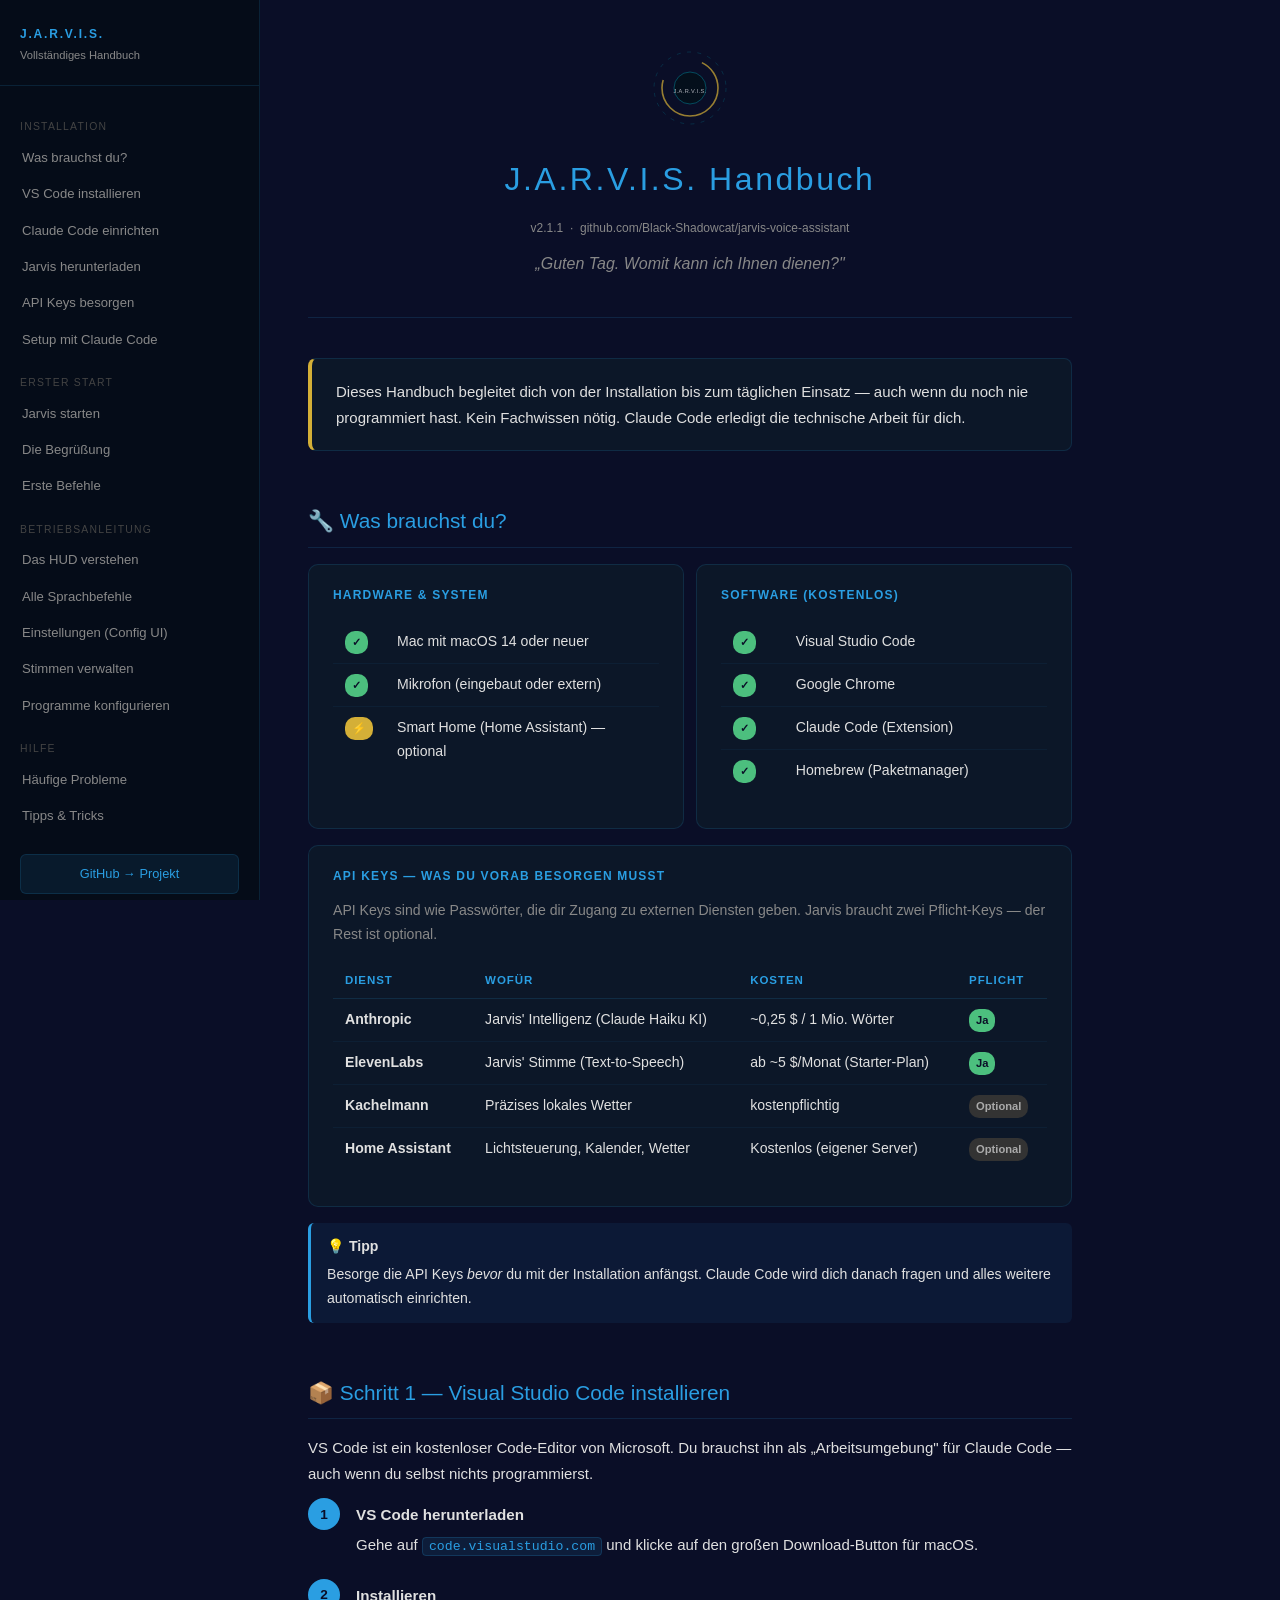
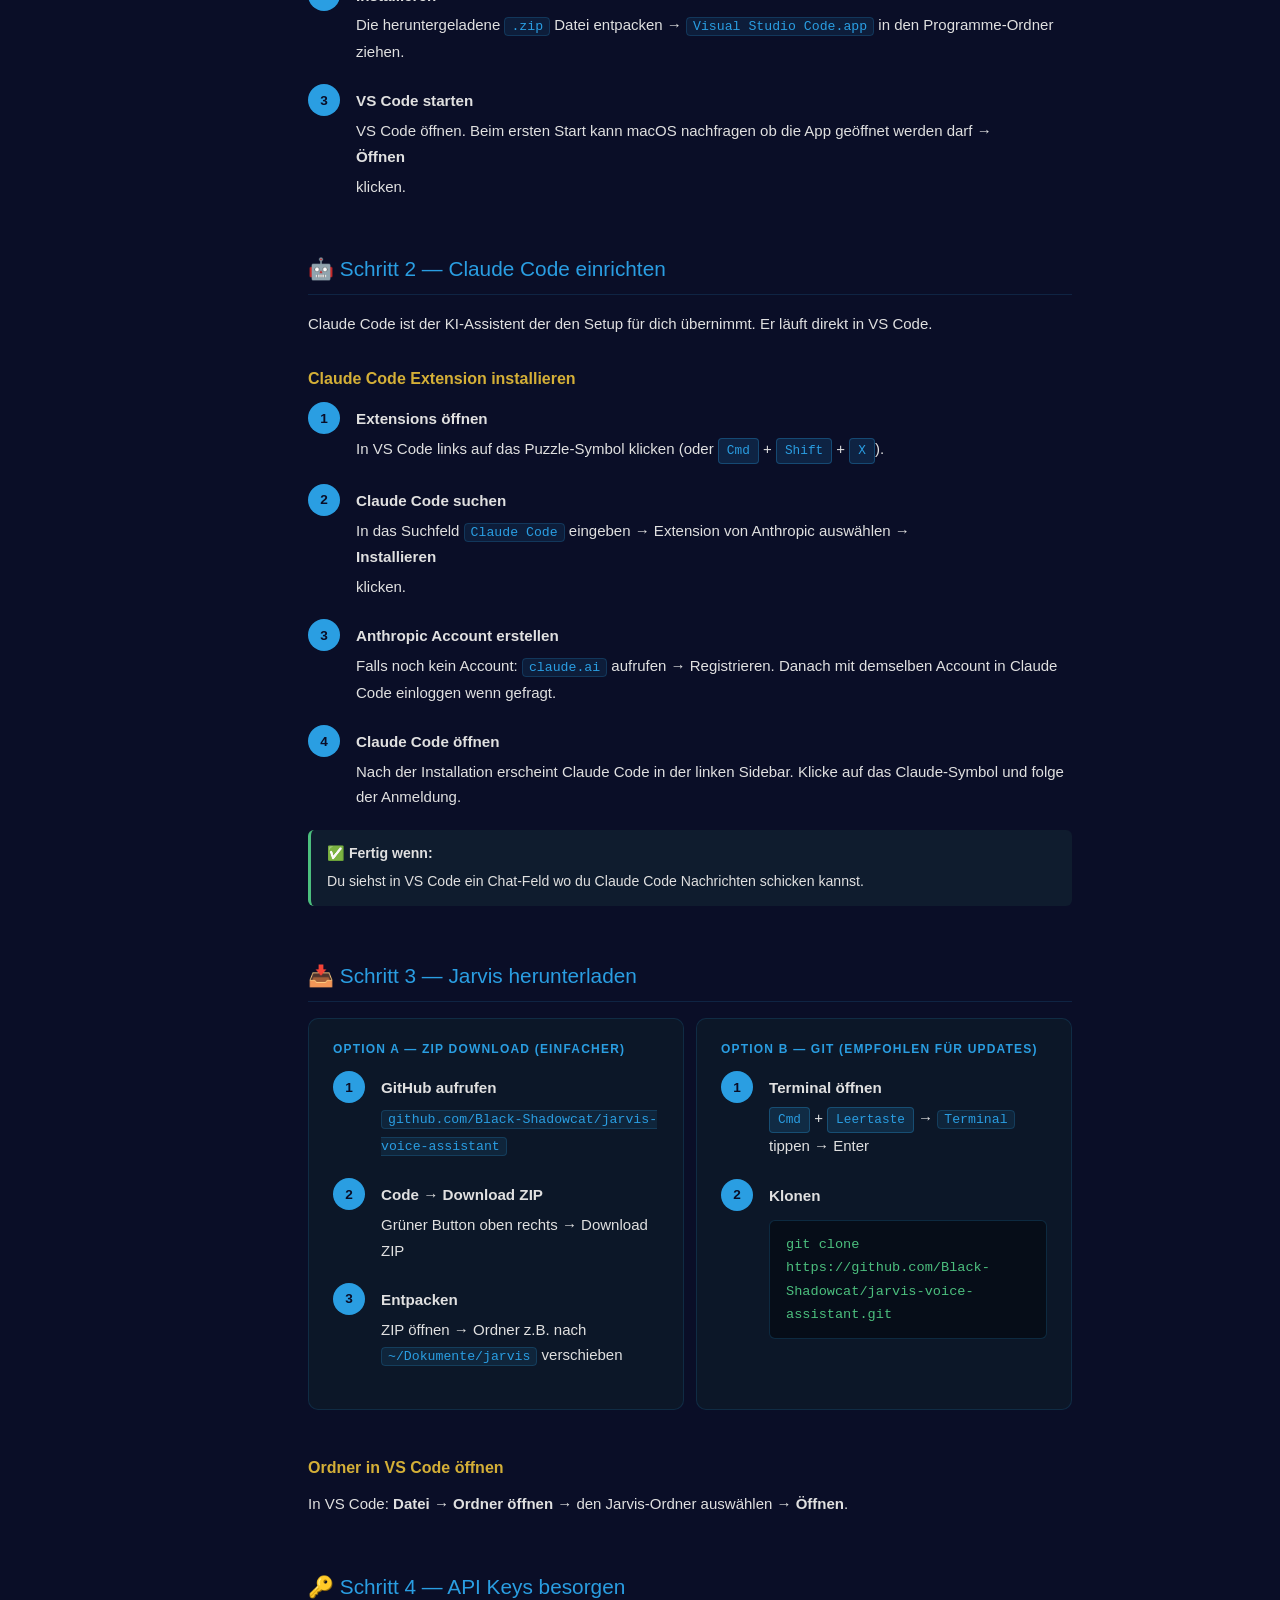
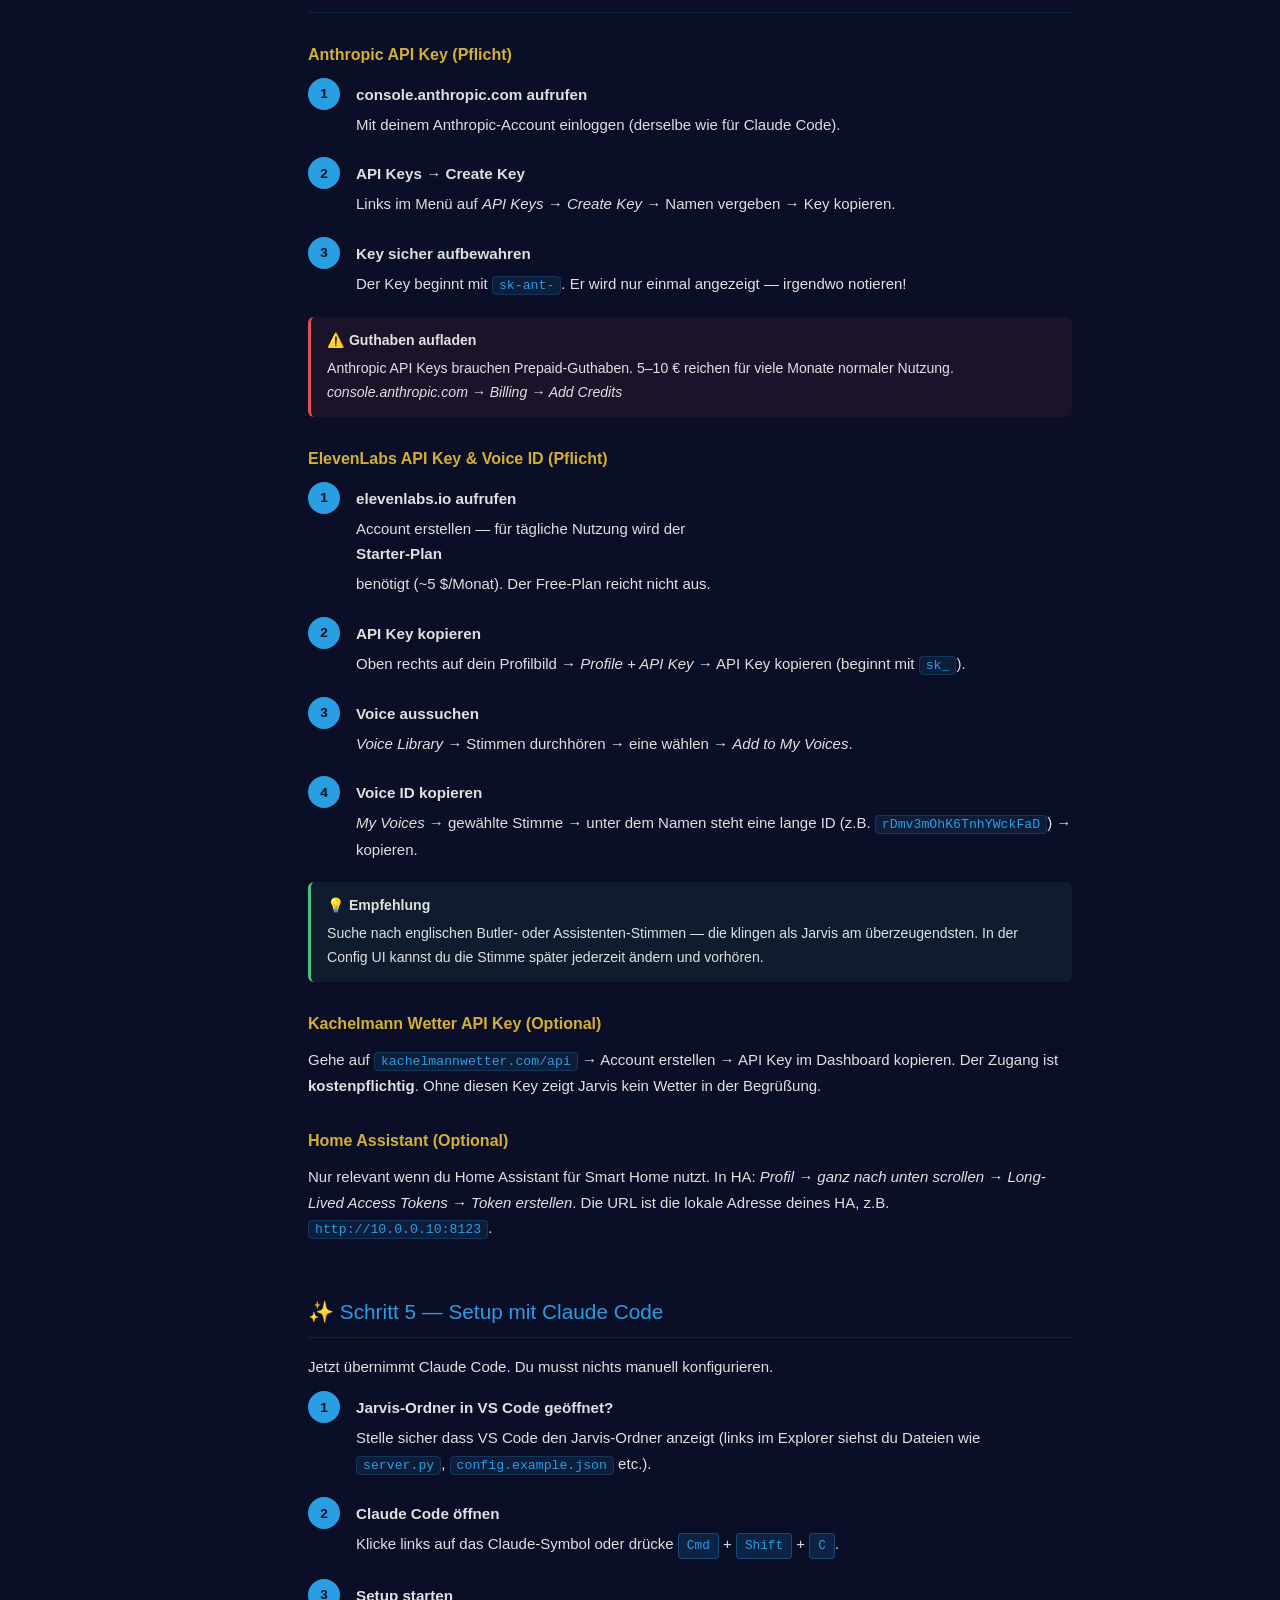
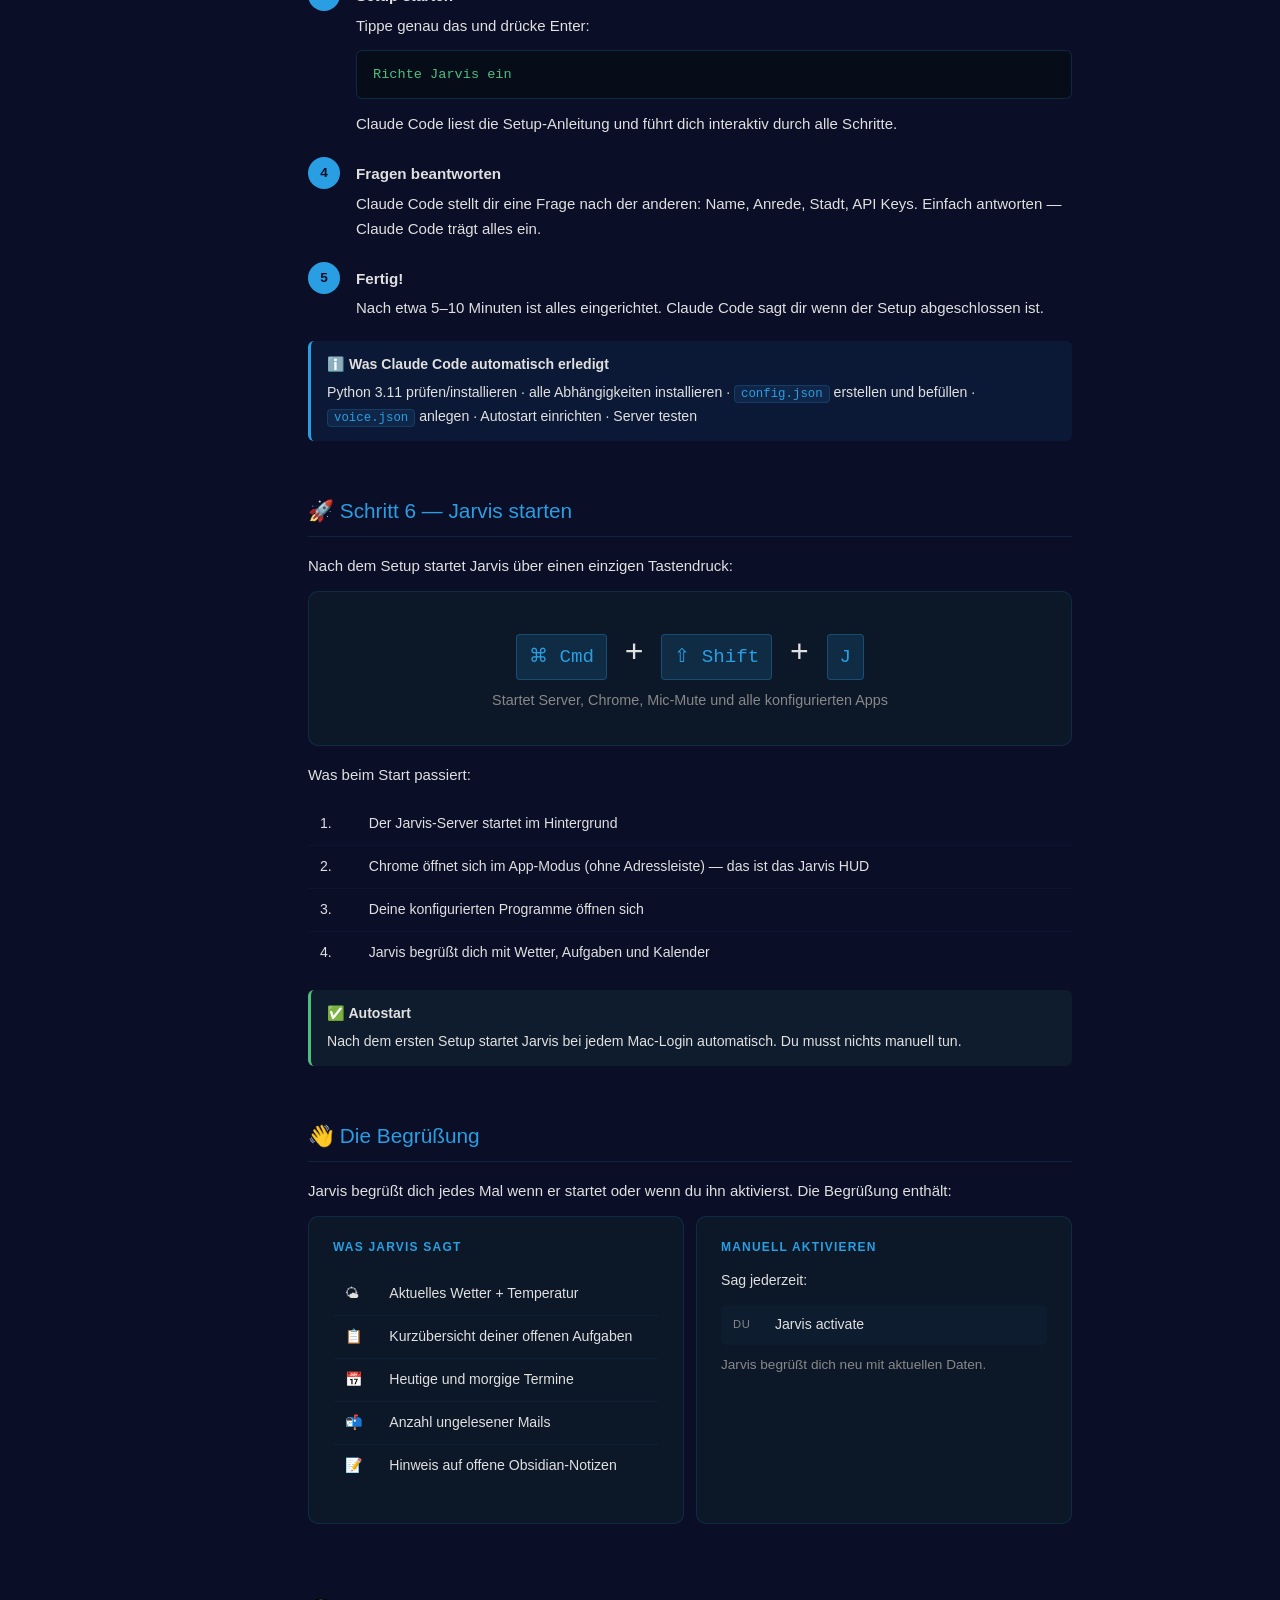
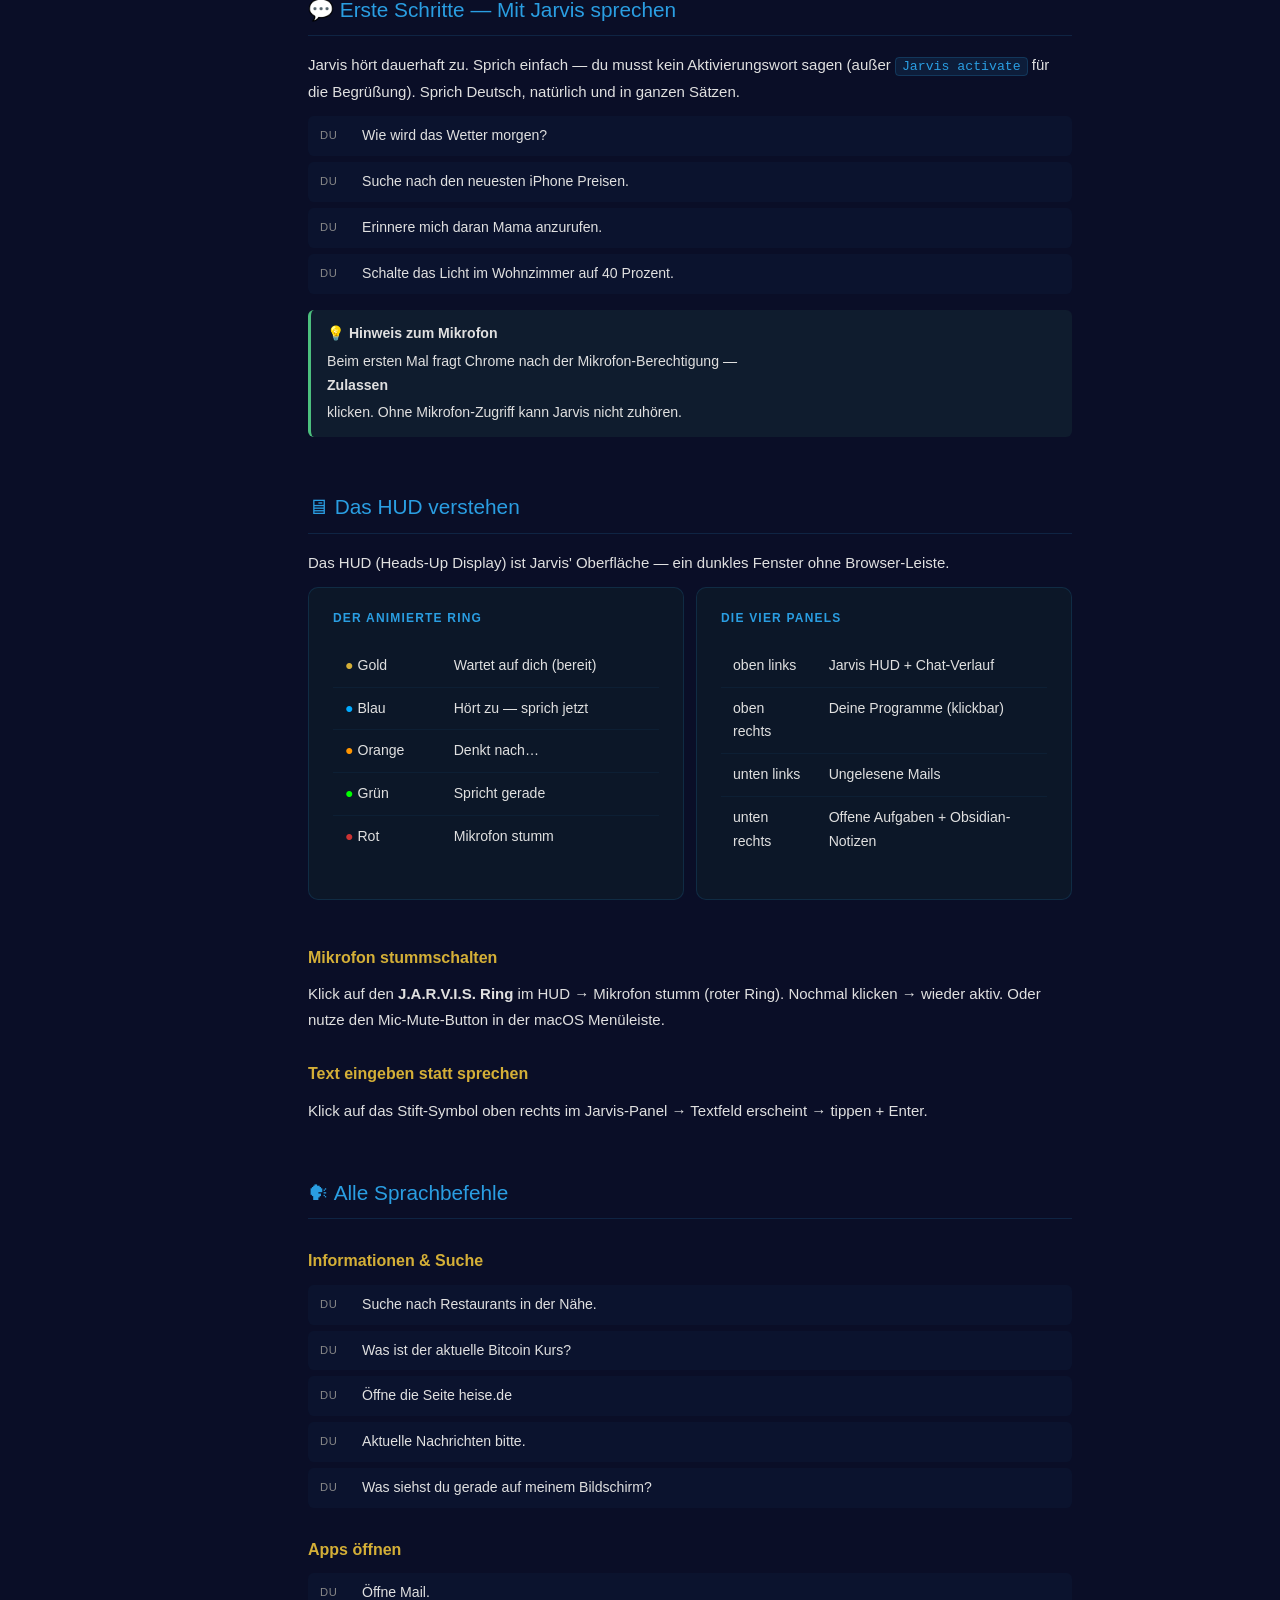
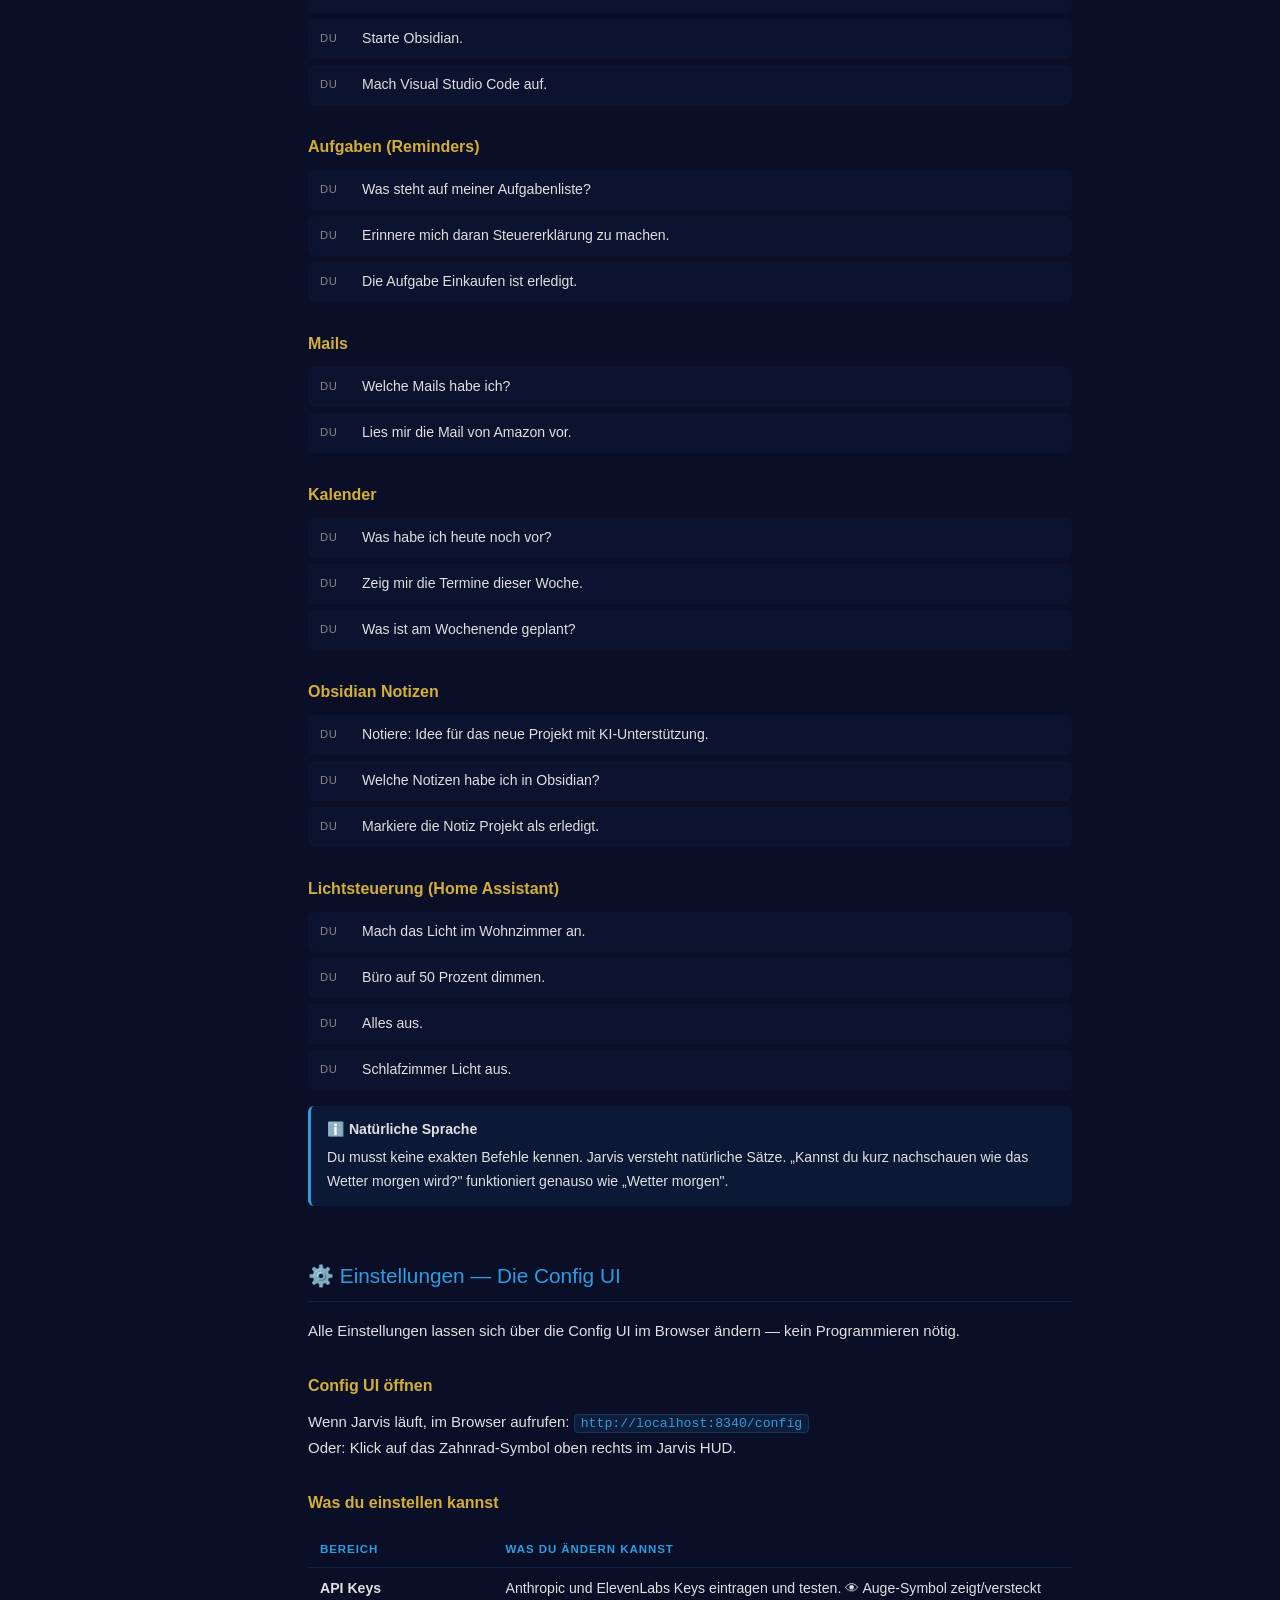
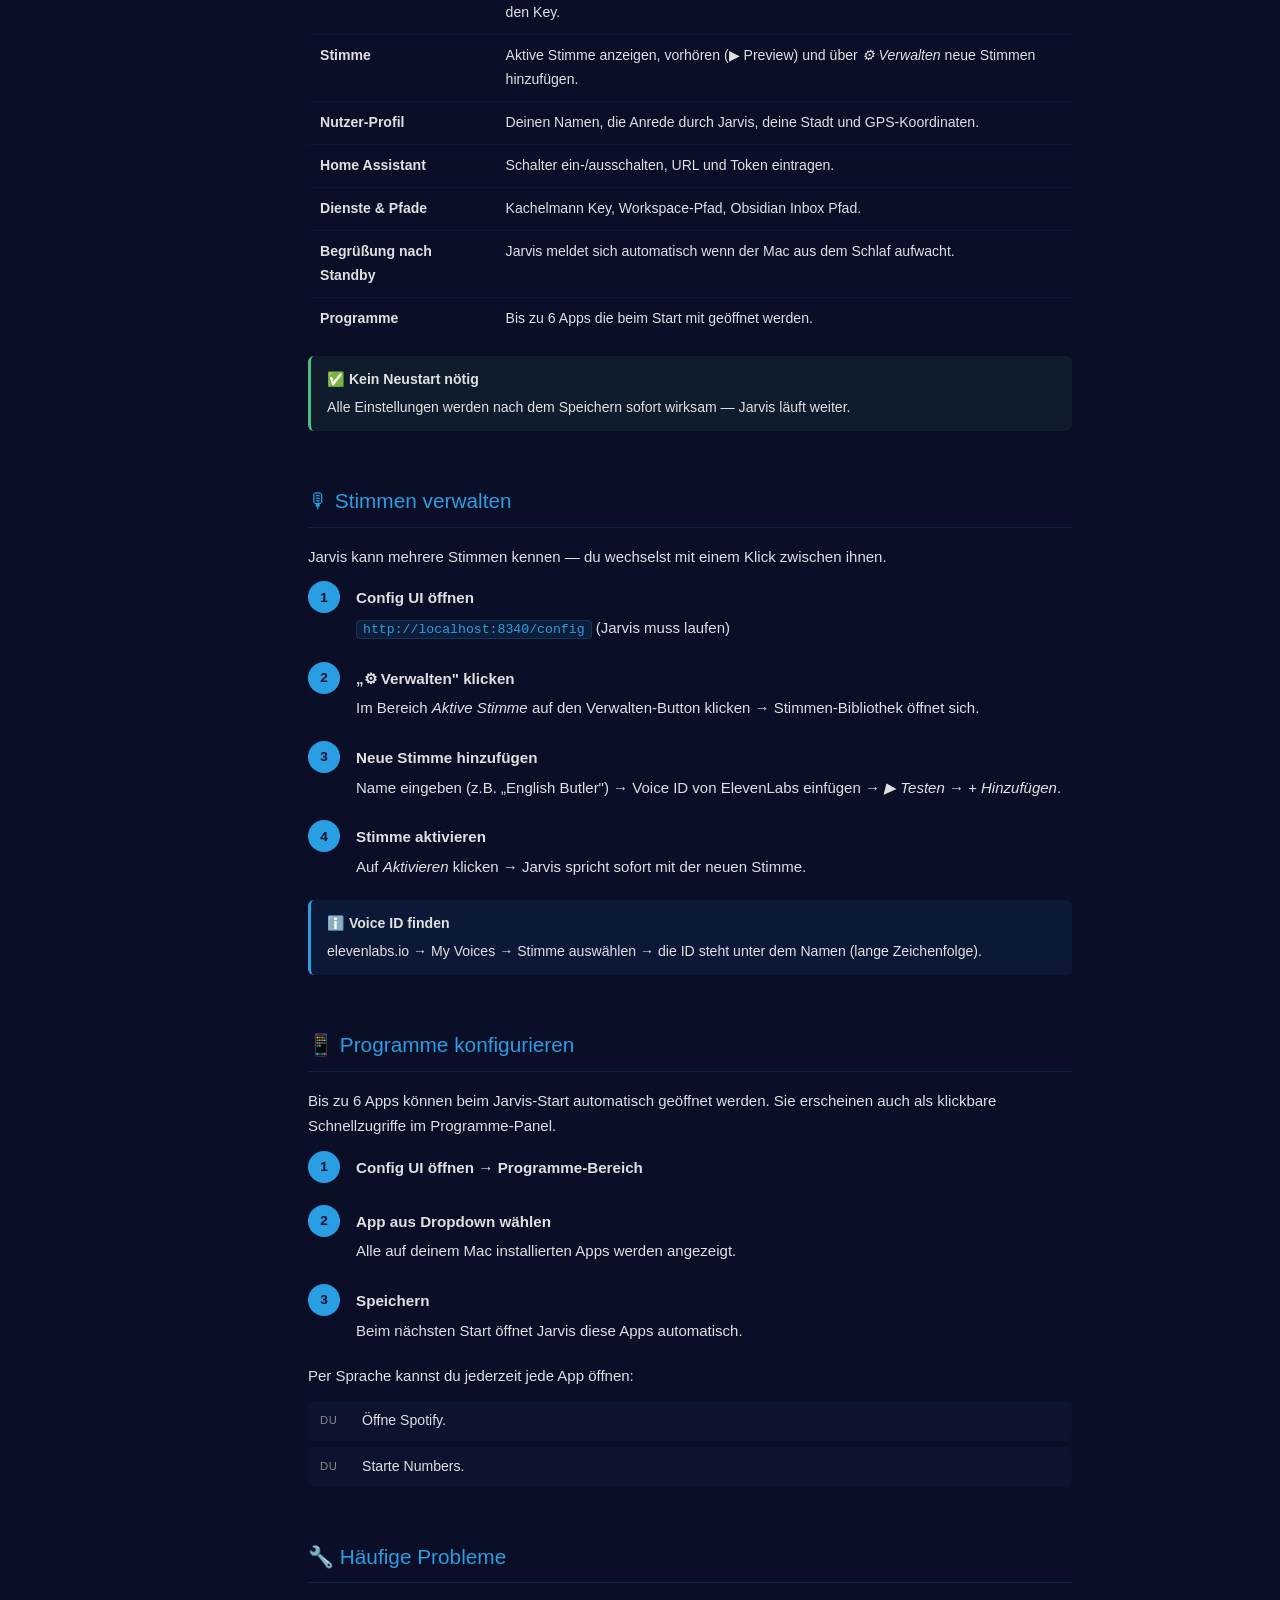
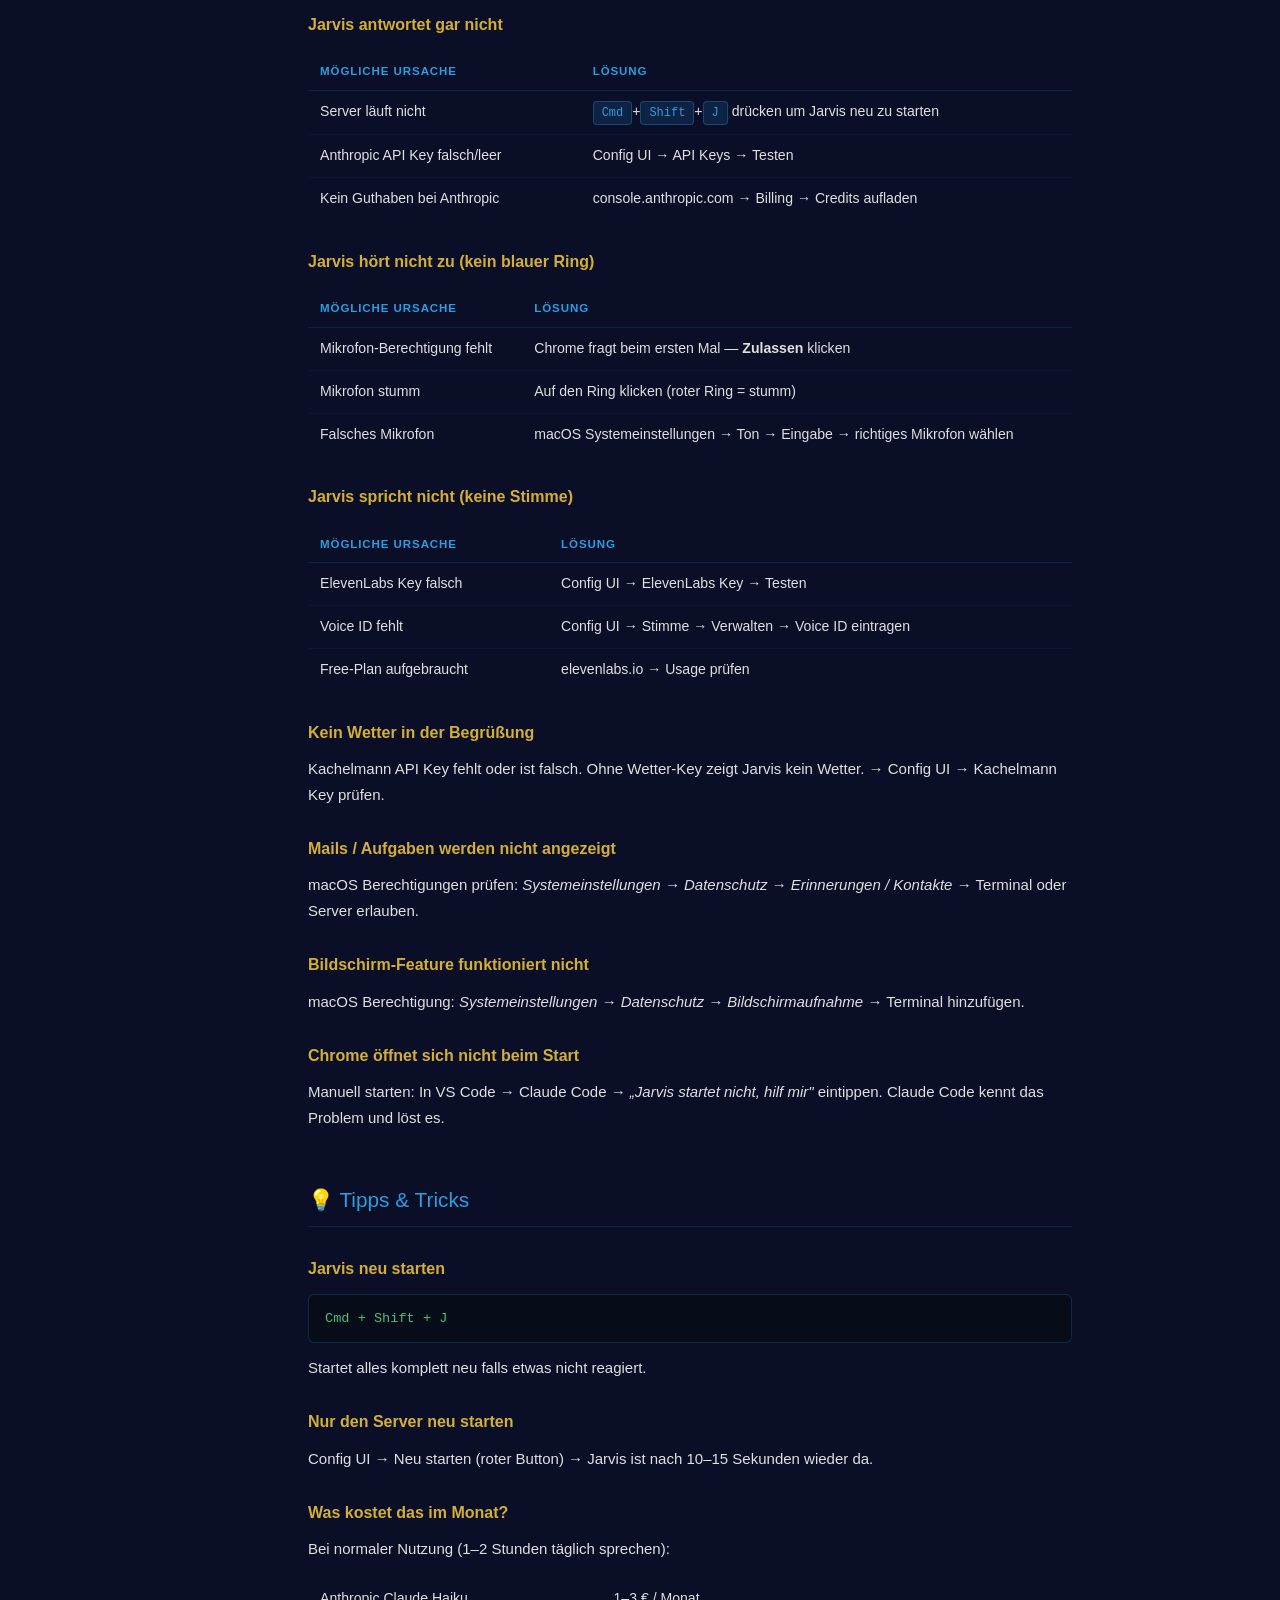
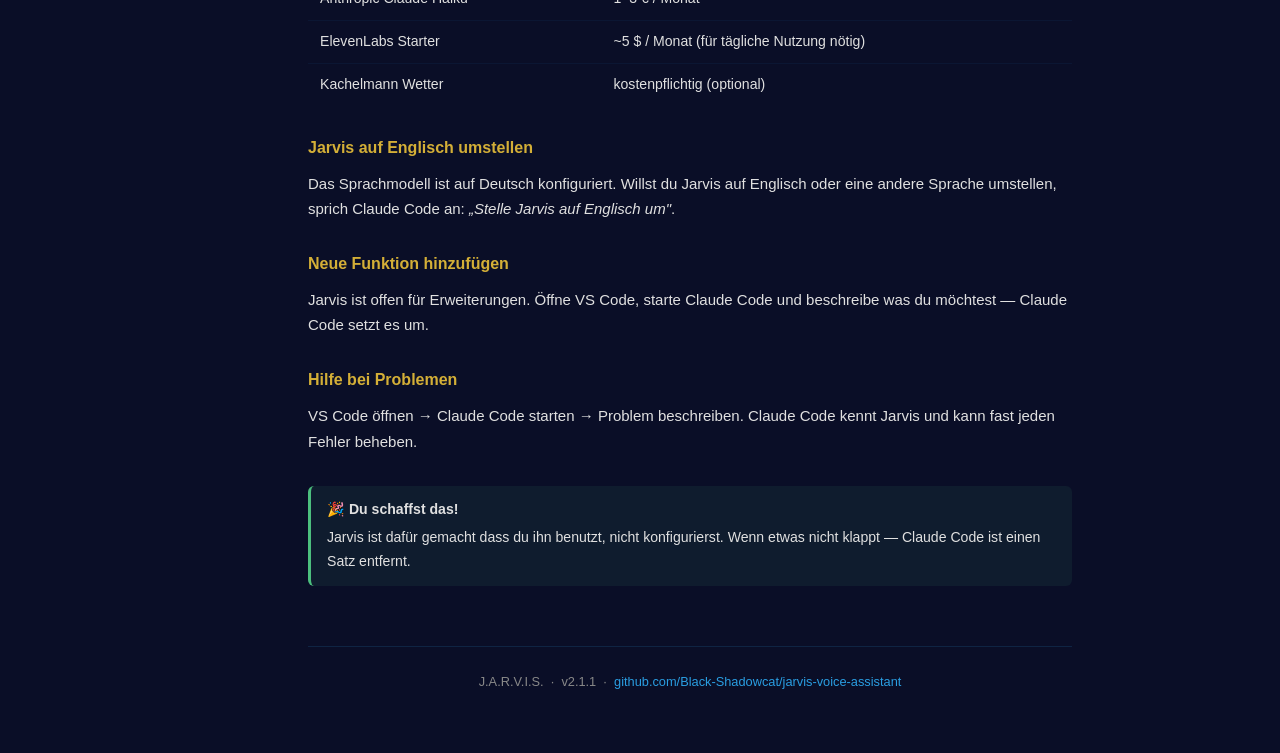
<file: JARVIS_Handbuch.html>
<!DOCTYPE html>
<html lang="de">
<head>
<meta charset="UTF-8">
<meta name="viewport" content="width=device-width, initial-scale=1.0">
<title>J.A.R.V.I.S. — Handbuch v2.1</title>
<style>
* { margin:0; padding:0; box-sizing:border-box; }

:root {
    --bg:       #0a0e27;
    --bg2:      rgba(13,27,42,0.8);
    --blue:     #2a9ee2;
    --green:    #4cbf7e;
    --gold:     #d4af37;
    --red:      #e05252;
    --text:     #e0e0e0;
    --muted:    #888;
    --border:   rgba(42,158,226,0.15);
}

html { scroll-behavior: smooth; }

body {
    background: var(--bg);
    color: var(--text);
    font-family: -apple-system, BlinkMacSystemFont, "Segoe UI", sans-serif;
    font-size: 15px;
    line-height: 1.7;
}

/* ── Layout ── */
.layout { display: flex; min-height: 100vh; }

/* ── Sidebar ── */
.sidebar {
    width: 260px;
    flex-shrink: 0;
    background: rgba(6,13,24,0.95);
    border-right: 1px solid var(--border);
    position: fixed;
    top: 0; left: 0; bottom: 0;
    overflow-y: auto;
    padding: 24px 0;
}

.sidebar-logo {
    padding: 0 20px 20px;
    border-bottom: 1px solid var(--border);
    margin-bottom: 16px;
}
.sidebar-logo .title {
    font-size: 0.75rem;
    letter-spacing: .15em;
    color: var(--blue);
    text-transform: uppercase;
    font-weight: 600;
}
.sidebar-logo .sub {
    font-size: 0.7rem;
    color: var(--muted);
    margin-top: 2px;
}

.sidebar nav a {
    display: block;
    padding: 7px 20px;
    font-size: 0.82rem;
    color: var(--muted);
    text-decoration: none;
    border-left: 2px solid transparent;
    transition: all 0.15s;
}
.sidebar nav a:hover {
    color: var(--text);
    border-left-color: var(--blue);
    background: rgba(42,158,226,0.05);
}
.sidebar nav .section-header {
    padding: 16px 20px 4px;
    font-size: 0.65rem;
    letter-spacing: .12em;
    color: #444;
    text-transform: uppercase;
}

.sidebar-github {
    display: block;
    margin: 20px;
    padding: 8px 12px;
    background: rgba(42,158,226,0.1);
    border: 1px solid var(--border);
    border-radius: 6px;
    color: var(--blue);
    text-decoration: none;
    font-size: 0.8rem;
    text-align: center;
    transition: background 0.2s;
}
.sidebar-github:hover { background: rgba(42,158,226,0.2); }

/* ── Content ── */
.content {
    margin-left: 260px;
    flex: 1;
    max-width: 860px;
    padding: 48px 48px 80px;
}

/* ── Headings ── */
h1 {
    font-size: 2rem;
    font-weight: 300;
    letter-spacing: .08em;
    color: var(--blue);
    margin-bottom: 12px;
}
h2 {
    font-size: 1.3rem;
    font-weight: 500;
    color: var(--blue);
    margin: 52px 0 16px;
    padding-bottom: 8px;
    border-bottom: 1px solid var(--border);
    scroll-margin-top: 24px;
}
h3 {
    font-size: 1rem;
    font-weight: 600;
    color: var(--gold);
    margin: 28px 0 10px;
    scroll-margin-top: 24px;
}
h4 {
    font-size: 0.9rem;
    font-weight: 600;
    color: var(--green);
    margin: 20px 0 8px;
}

p { margin-bottom: 12px; color: var(--text); }
p:last-child { margin-bottom: 0; }

/* ── Intro block ── */
.intro {
    background: var(--bg2);
    border: 1px solid var(--border);
    border-left: 4px solid var(--gold);
    border-radius: 8px;
    padding: 20px 24px;
    margin-bottom: 32px;
}
.intro p { margin: 0; }

/* ── Cards ── */
.card {
    background: var(--bg2);
    border: 1px solid var(--border);
    border-radius: 10px;
    padding: 20px 24px;
    margin-bottom: 16px;
}
.card-title {
    font-size: 0.75rem;
    letter-spacing: .1em;
    text-transform: uppercase;
    color: var(--blue);
    margin-bottom: 12px;
    font-weight: 600;
}

/* ── Steps ── */
.steps { counter-reset: step; }
.step {
    display: flex;
    gap: 16px;
    margin-bottom: 20px;
    align-items: flex-start;
}
.step-num {
    counter-increment: step;
    flex-shrink: 0;
    width: 32px;
    height: 32px;
    background: var(--blue);
    color: #0a0e27;
    border-radius: 50%;
    display: flex;
    align-items: center;
    justify-content: center;
    font-weight: 700;
    font-size: 0.85rem;
}
.step-num::before { content: counter(step); }
.step-body { flex: 1; padding-top: 4px; }
.step-body strong { display: block; margin-bottom: 4px; font-size: 0.95rem; }

/* ── Tips / Warnings ── */
.tip, .warning, .info {
    border-radius: 6px;
    padding: 12px 16px;
    margin: 16px 0;
    font-size: 0.88rem;
}
.tip    { background: rgba(76,191,126,0.08);  border-left: 3px solid var(--green); }
.warning{ background: rgba(224,82,82,0.08);   border-left: 3px solid var(--red);   }
.info   { background: rgba(42,158,226,0.08);  border-left: 3px solid var(--blue);  }
.tip strong, .warning strong, .info strong { display: block; margin-bottom: 4px; }

/* ── Code ── */
code {
    background: rgba(42,158,226,0.1);
    border: 1px solid rgba(42,158,226,0.2);
    color: var(--blue);
    padding: 1px 6px;
    border-radius: 4px;
    font-family: monospace;
    font-size: 0.88em;
}
.cmd {
    display: block;
    background: #060d18;
    border: 1px solid rgba(42,158,226,0.2);
    border-radius: 6px;
    padding: 12px 16px;
    font-family: monospace;
    font-size: 0.85rem;
    color: #4cbf7e;
    margin: 12px 0;
    user-select: all;
}

/* ── Tables ── */
table {
    width: 100%;
    border-collapse: collapse;
    margin: 16px 0;
    font-size: 0.88rem;
}
th {
    text-align: left;
    padding: 8px 12px;
    font-size: 0.72rem;
    letter-spacing: .08em;
    text-transform: uppercase;
    color: var(--blue);
    border-bottom: 1px solid var(--border);
}
td {
    padding: 9px 12px;
    border-bottom: 1px solid rgba(42,158,226,0.06);
    vertical-align: top;
}
tr:last-child td { border-bottom: none; }
tr:hover td { background: rgba(42,158,226,0.03); }

/* ── Key badges ── */
.key {
    display: inline-block;
    background: rgba(42,158,226,0.15);
    border: 1px solid rgba(42,158,226,0.3);
    border-radius: 4px;
    padding: 1px 8px;
    font-family: monospace;
    font-size: 0.85em;
    color: var(--blue);
}
.key-combo { white-space: nowrap; }

/* ── Command examples ── */
.say-example {
    display: flex;
    align-items: flex-start;
    gap: 12px;
    padding: 8px 12px;
    background: rgba(42,158,226,0.04);
    border-radius: 6px;
    margin: 6px 0;
    font-size: 0.88rem;
}
.say-label {
    flex-shrink: 0;
    font-size: 0.7rem;
    letter-spacing: .06em;
    text-transform: uppercase;
    margin-top: 2px;
    color: var(--muted);
    width: 30px;
}
.say-text { color: var(--text); }

/* ── Grid ── */
.grid-2 { display: grid; grid-template-columns: 1fr 1fr; gap: 12px; }
@media (max-width: 700px) { .grid-2 { grid-template-columns: 1fr; } }

/* ── Badge ── */
.badge {
    display: inline-block;
    padding: 2px 7px;
    border-radius: 10px;
    font-size: 0.7rem;
    font-weight: 700;
}
.badge-green { background: var(--green); color: #0a0e27; }
.badge-blue  { background: var(--blue);  color: #0a0e27; }
.badge-gold  { background: var(--gold);  color: #0a0e27; }
.badge-muted { background: #333; color: #aaa; }

/* ── Hero ── */
.hero {
    text-align: center;
    padding: 0 0 40px;
    border-bottom: 1px solid var(--border);
    margin-bottom: 40px;
}
.hero .version { font-size: 0.75rem; color: var(--muted); margin-top: 4px; }
.hero .tagline { font-size: 1rem; color: var(--muted); margin-top: 12px; font-style: italic; }

/* ── Ring decoration ── */
.hud-mini {
    width: 80px;
    height: 80px;
    margin: 0 auto 16px;
    opacity: 0.7;
}

/* ── Scrollbar ── */
::-webkit-scrollbar { width: 4px; }
::-webkit-scrollbar-track { background: transparent; }
::-webkit-scrollbar-thumb { background: rgba(42,158,226,0.3); border-radius: 2px; }

/* ── Mobile ── */
@media (max-width: 768px) {
    .sidebar { display: none; }
    .content { margin-left: 0; padding: 24px 20px 60px; }
}

/* ══════════════════════════════════════════════════════
   PRINT STYLES  —  Datei → Drucken → Als PDF sichern
   ══════════════════════════════════════════════════════ */
@media print {
    :root {
        --bg:     #ffffff;
        --bg2:    #f5f7fa;
        --blue:   #1a6fa8;
        --green:  #2a8a50;
        --gold:   #8a6d1a;
        --red:    #aa2222;
        --text:   #1a1a1a;
        --muted:  #666666;
        --border: #d0d8e0;
    }

    * { -webkit-print-color-adjust: exact; print-color-adjust: exact; }

    body { background: #fff; font-size: 11pt; line-height: 1.5; }

    .sidebar { display: none !important; }

    .content {
        margin-left: 0 !important;
        padding: 0 !important;
        max-width: 100% !important;
    }

    .layout { display: block; }

    h1 { font-size: 22pt; page-break-after: avoid; }
    h2 { font-size: 14pt; page-break-after: avoid; margin-top: 28pt; }
    h3 { font-size: 11pt; page-break-after: avoid; }

    .hero { padding-bottom: 20pt; margin-bottom: 24pt; }
    .hud-mini { width: 60px; height: 60px; }

    .card, .intro, .tip, .warning, .info {
        break-inside: avoid;
        page-break-inside: avoid;
    }

    .grid-2 { grid-template-columns: 1fr 1fr; }

    .step { break-inside: avoid; }

    .say-example { break-inside: avoid; margin: 4px 0; }

    code {
        background: #eef4fa;
        border-color: #c0d4e8;
        color: var(--blue);
    }

    .cmd {
        background: #f0f0f0;
        color: #1a6a30;
        border-color: #ccc;
    }

    .key {
        background: #e8f0f8;
        border-color: #c0d0e0;
    }

    .badge-green { background: #2a8a50; }
    .badge-blue  { background: #1a6fa8; }
    .badge-gold  { background: #8a6d1a; }
    .badge-muted { background: #888; }

    table { font-size: 10pt; }

    a { color: var(--blue); text-decoration: none; }
    a[href]:after { content: " (" attr(href) ")"; font-size: 8pt; color: var(--muted); }
    /* Suppress the printed URL for anchor links and localhost links */
    a[href^="#"]:after,
    a[href^="http://localhost"]:after { content: ""; }

    .print-hide { display: none !important; }

    /* Page breaks before major sections */
    h2 { page-break-before: auto; }
    #starten, #hud, #alle-befehle, #troubleshooting { page-break-before: always; }

    /* Footer */
    .print-footer {
        display: block !important;
        margin-top: 40pt;
        padding-top: 12pt;
        border-top: 1px solid var(--border);
        font-size: 8pt;
        color: var(--muted);
        text-align: center;
    }
}

/* Hide print-only elements on screen */
.print-footer { display: none; }
</style>
</head>
<body>

<div class="layout">

<!-- ── Sidebar ── -->
<aside class="sidebar">
    <div class="sidebar-logo">
        <div class="title">J.A.R.V.I.S.</div>
        <div class="sub">Vollständiges Handbuch</div>
    </div>
    <nav>
        <div class="section-header">Installation</div>
        <a href="#was-brauchst-du">Was brauchst du?</a>
        <a href="#vscode">VS Code installieren</a>
        <a href="#claude-code">Claude Code einrichten</a>
        <a href="#jarvis-laden">Jarvis herunterladen</a>
        <a href="#api-keys">API Keys besorgen</a>
        <a href="#setup">Setup mit Claude Code</a>

        <div class="section-header">Erster Start</div>
        <a href="#starten">Jarvis starten</a>
        <a href="#begruessung">Die Begrüßung</a>
        <a href="#sprechen">Erste Befehle</a>

        <div class="section-header">Betriebsanleitung</div>
        <a href="#hud">Das HUD verstehen</a>
        <a href="#alle-befehle">Alle Sprachbefehle</a>
        <a href="#config-ui">Einstellungen (Config UI)</a>
        <a href="#stimmen">Stimmen verwalten</a>
        <a href="#apps">Programme konfigurieren</a>

        <div class="section-header">Hilfe</div>
        <a href="#troubleshooting">Häufige Probleme</a>
        <a href="#tipps">Tipps & Tricks</a>
    </nav>
    <a href="https://github.com/Black-Shadowcat/jarvis-voice-assistant" class="sidebar-github" target="_blank">GitHub → Projekt</a>
</aside>

<!-- ── Content ── -->
<main class="content">

<!-- Hero -->
<div class="hero">
    <svg class="hud-mini" viewBox="0 0 100 100">
        <circle cx="50" cy="50" r="45" stroke="#00eaff" stroke-width="0.5" fill="none" stroke-dasharray="5 8" opacity="0.5"/>
        <circle cx="50" cy="50" r="35" stroke="#d4af37" stroke-width="2" fill="none" stroke-dasharray="120 60"/>
        <circle cx="50" cy="50" r="20" fill="#021017" stroke="#00eaff" stroke-width="0.5"/>
        <text x="50%" y="54%" dominant-baseline="middle" text-anchor="middle" fill="#ffffff" font-size="7" letter-spacing="0.5">J.A.R.V.I.S.</text>
    </svg>
    <h1>J.A.R.V.I.S. Handbuch</h1>
    <div class="version">v2.1.1 &nbsp;·&nbsp; github.com/Black-Shadowcat/jarvis-voice-assistant</div>
    <div class="tagline">„Guten Tag. Womit kann ich Ihnen dienen?"</div>
</div>

<div class="intro">
    <p>Dieses Handbuch begleitet dich von der Installation bis zum täglichen Einsatz — auch wenn du noch nie programmiert hast. Kein Fachwissen nötig. Claude Code erledigt die technische Arbeit für dich.</p>
</div>

<!-- ═══════════════════════════════════════════════ -->
<h2 id="was-brauchst-du">🔧 Was brauchst du?</h2>

<div class="grid-2">
    <div class="card">
        <div class="card-title">Hardware & System</div>
        <table>
            <tr><td><span class="badge badge-green">✓</span></td><td>Mac mit macOS 14 oder neuer</td></tr>
            <tr><td><span class="badge badge-green">✓</span></td><td>Mikrofon (eingebaut oder extern)</td></tr>
            <tr><td><span class="badge badge-gold">⚡</span></td><td>Smart Home (Home Assistant) — optional</td></tr>
        </table>
    </div>
    <div class="card">
        <div class="card-title">Software (kostenlos)</div>
        <table>
            <tr><td><span class="badge badge-green">✓</span></td><td>Visual Studio Code</td></tr>
            <tr><td><span class="badge badge-green">✓</span></td><td>Google Chrome</td></tr>
            <tr><td><span class="badge badge-green">✓</span></td><td>Claude Code (Extension)</td></tr>
            <tr><td><span class="badge badge-green">✓</span></td><td>Homebrew (Paketmanager)</td></tr>
        </table>
    </div>
</div>

<div class="card">
    <div class="card-title">API Keys — was du vorab besorgen musst</div>
    <p style="margin-bottom:12px; font-size:0.88rem; color:var(--muted);">API Keys sind wie Passwörter, die dir Zugang zu externen Diensten geben. Jarvis braucht zwei Pflicht-Keys — der Rest ist optional.</p>
    <table>
        <tr><th>Dienst</th><th>Wofür</th><th>Kosten</th><th>Pflicht</th></tr>
        <tr>
            <td><strong>Anthropic</strong></td>
            <td>Jarvis' Intelligenz (Claude Haiku KI)</td>
            <td>~0,25 $ / 1 Mio. Wörter</td>
            <td><span class="badge badge-green">Ja</span></td>
        </tr>
        <tr>
            <td><strong>ElevenLabs</strong></td>
            <td>Jarvis' Stimme (Text-to-Speech)</td>
            <td>ab ~5 $/Monat (Starter-Plan)</td>
            <td><span class="badge badge-green">Ja</span></td>
        </tr>
        <tr>
            <td><strong>Kachelmann</strong></td>
            <td>Präzises lokales Wetter</td>
            <td>kostenpflichtig</td>
            <td><span class="badge badge-muted">Optional</span></td>
        </tr>
        <tr>
            <td><strong>Home Assistant</strong></td>
            <td>Lichtsteuerung, Kalender, Wetter</td>
            <td>Kostenlos (eigener Server)</td>
            <td><span class="badge badge-muted">Optional</span></td>
        </tr>
    </table>
</div>

<div class="info">
    <strong>💡 Tipp</strong>
    Besorge die API Keys <em>bevor</em> du mit der Installation anfängst. Claude Code wird dich danach fragen und alles weitere automatisch einrichten.
</div>

<!-- ═══════════════════════════════════════════════ -->
<h2 id="vscode">📦 Schritt 1 — Visual Studio Code installieren</h2>

<p>VS Code ist ein kostenloser Code-Editor von Microsoft. Du brauchst ihn als „Arbeitsumgebung" für Claude Code — auch wenn du selbst nichts programmierst.</p>

<div class="steps">
    <div class="step">
        <div class="step-num"></div>
        <div class="step-body">
            <strong>VS Code herunterladen</strong>
            Gehe auf <code>code.visualstudio.com</code> und klicke auf den großen Download-Button für macOS.
        </div>
    </div>
    <div class="step">
        <div class="step-num"></div>
        <div class="step-body">
            <strong>Installieren</strong>
            Die heruntergeladene <code>.zip</code> Datei entpacken → <code>Visual Studio Code.app</code> in den Programme-Ordner ziehen.
        </div>
    </div>
    <div class="step">
        <div class="step-num"></div>
        <div class="step-body">
            <strong>VS Code starten</strong>
            VS Code öffnen. Beim ersten Start kann macOS nachfragen ob die App geöffnet werden darf → <strong>Öffnen</strong> klicken.
        </div>
    </div>
</div>

<!-- ═══════════════════════════════════════════════ -->
<h2 id="claude-code">🤖 Schritt 2 — Claude Code einrichten</h2>

<p>Claude Code ist der KI-Assistent der den Setup für dich übernimmt. Er läuft direkt in VS Code.</p>

<h3>Claude Code Extension installieren</h3>

<div class="steps">
    <div class="step">
        <div class="step-num"></div>
        <div class="step-body">
            <strong>Extensions öffnen</strong>
            In VS Code links auf das Puzzle-Symbol klicken (oder <span class="key-combo"><span class="key">Cmd</span> + <span class="key">Shift</span> + <span class="key">X</span></span>).
        </div>
    </div>
    <div class="step">
        <div class="step-num"></div>
        <div class="step-body">
            <strong>Claude Code suchen</strong>
            In das Suchfeld <code>Claude Code</code> eingeben → Extension von Anthropic auswählen → <strong>Installieren</strong> klicken.
        </div>
    </div>
    <div class="step">
        <div class="step-num"></div>
        <div class="step-body">
            <strong>Anthropic Account erstellen</strong>
            Falls noch kein Account: <code>claude.ai</code> aufrufen → Registrieren. Danach mit demselben Account in Claude Code einloggen wenn gefragt.
        </div>
    </div>
    <div class="step">
        <div class="step-num"></div>
        <div class="step-body">
            <strong>Claude Code öffnen</strong>
            Nach der Installation erscheint Claude Code in der linken Sidebar. Klicke auf das Claude-Symbol und folge der Anmeldung.
        </div>
    </div>
</div>

<div class="tip">
    <strong>✅ Fertig wenn:</strong>
    Du siehst in VS Code ein Chat-Feld wo du Claude Code Nachrichten schicken kannst.
</div>

<!-- ═══════════════════════════════════════════════ -->
<h2 id="jarvis-laden">📥 Schritt 3 — Jarvis herunterladen</h2>

<div class="grid-2">
    <div class="card">
        <div class="card-title">Option A — ZIP Download (einfacher)</div>
        <div class="steps">
            <div class="step">
                <div class="step-num"></div>
                <div class="step-body">
                    <strong>GitHub aufrufen</strong>
                    <code>github.com/Black-Shadowcat/jarvis-voice-assistant</code>
                </div>
            </div>
            <div class="step">
                <div class="step-num"></div>
                <div class="step-body">
                    <strong>Code → Download ZIP</strong>
                    Grüner Button oben rechts → Download ZIP
                </div>
            </div>
            <div class="step">
                <div class="step-num"></div>
                <div class="step-body">
                    <strong>Entpacken</strong>
                    ZIP öffnen → Ordner z.B. nach <code>~/Dokumente/jarvis</code> verschieben
                </div>
            </div>
        </div>
    </div>
    <div class="card">
        <div class="card-title">Option B — Git (empfohlen für Updates)</div>
        <div class="steps">
            <div class="step">
                <div class="step-num"></div>
                <div class="step-body">
                    <strong>Terminal öffnen</strong>
                    <span class="key-combo"><span class="key">Cmd</span> + <span class="key">Leertaste</span></span> → <code>Terminal</code> tippen → Enter
                </div>
            </div>
            <div class="step">
                <div class="step-num"></div>
                <div class="step-body">
                    <strong>Klonen</strong>
                    <div class="cmd">git clone https://github.com/Black-Shadowcat/jarvis-voice-assistant.git</div>
                </div>
            </div>
        </div>
    </div>
</div>

<h3>Ordner in VS Code öffnen</h3>
<p>In VS Code: <strong>Datei → Ordner öffnen</strong> → den Jarvis-Ordner auswählen → <strong>Öffnen</strong>.</p>

<!-- ═══════════════════════════════════════════════ -->
<h2 id="api-keys">🔑 Schritt 4 — API Keys besorgen</h2>

<h3>Anthropic API Key (Pflicht)</h3>

<div class="steps">
    <div class="step">
        <div class="step-num"></div>
        <div class="step-body">
            <strong>console.anthropic.com aufrufen</strong>
            Mit deinem Anthropic-Account einloggen (derselbe wie für Claude Code).
        </div>
    </div>
    <div class="step">
        <div class="step-num"></div>
        <div class="step-body">
            <strong>API Keys → Create Key</strong>
            Links im Menü auf <em>API Keys</em> → <em>Create Key</em> → Namen vergeben → Key kopieren.
        </div>
    </div>
    <div class="step">
        <div class="step-num"></div>
        <div class="step-body">
            <strong>Key sicher aufbewahren</strong>
            Der Key beginnt mit <code>sk-ant-</code>. Er wird nur einmal angezeigt — irgendwo notieren!
        </div>
    </div>
</div>

<div class="warning">
    <strong>⚠️ Guthaben aufladen</strong>
    Anthropic API Keys brauchen Prepaid-Guthaben. 5–10 € reichen für viele Monate normaler Nutzung. <em>console.anthropic.com → Billing → Add Credits</em>
</div>

<h3>ElevenLabs API Key &amp; Voice ID (Pflicht)</h3>

<div class="steps">
    <div class="step">
        <div class="step-num"></div>
        <div class="step-body">
            <strong>elevenlabs.io aufrufen</strong>
            Account erstellen — für tägliche Nutzung wird der <strong>Starter-Plan</strong> benötigt (~5 $/Monat). Der Free-Plan reicht nicht aus.
        </div>
    </div>
    <div class="step">
        <div class="step-num"></div>
        <div class="step-body">
            <strong>API Key kopieren</strong>
            Oben rechts auf dein Profilbild → <em>Profile + API Key</em> → API Key kopieren (beginnt mit <code>sk_</code>).
        </div>
    </div>
    <div class="step">
        <div class="step-num"></div>
        <div class="step-body">
            <strong>Voice aussuchen</strong>
            <em>Voice Library</em> → Stimmen durchhören → eine wählen → <em>Add to My Voices</em>.
        </div>
    </div>
    <div class="step">
        <div class="step-num"></div>
        <div class="step-body">
            <strong>Voice ID kopieren</strong>
            <em>My Voices</em> → gewählte Stimme → unter dem Namen steht eine lange ID (z.B. <code>rDmv3mOhK6TnhYWckFaD</code>) → kopieren.
        </div>
    </div>
</div>

<div class="tip">
    <strong>💡 Empfehlung</strong>
    Suche nach englischen Butler- oder Assistenten-Stimmen — die klingen als Jarvis am überzeugendsten. In der Config UI kannst du die Stimme später jederzeit ändern und vorhören.
</div>

<h3>Kachelmann Wetter API Key (Optional)</h3>
<p>Gehe auf <code>kachelmannwetter.com/api</code> → Account erstellen → API Key im Dashboard kopieren. Der Zugang ist <strong>kostenpflichtig</strong>. Ohne diesen Key zeigt Jarvis kein Wetter in der Begrüßung.</p>

<h3>Home Assistant (Optional)</h3>
<p>Nur relevant wenn du Home Assistant für Smart Home nutzt. In HA: <em>Profil → ganz nach unten scrollen → Long-Lived Access Tokens → Token erstellen</em>. Die URL ist die lokale Adresse deines HA, z.B. <code>http://10.0.0.10:8123</code>.</p>

<!-- ═══════════════════════════════════════════════ -->
<h2 id="setup">✨ Schritt 5 — Setup mit Claude Code</h2>

<p>Jetzt übernimmt Claude Code. Du musst nichts manuell konfigurieren.</p>

<div class="steps">
    <div class="step">
        <div class="step-num"></div>
        <div class="step-body">
            <strong>Jarvis-Ordner in VS Code geöffnet?</strong>
            Stelle sicher dass VS Code den Jarvis-Ordner anzeigt (links im Explorer siehst du Dateien wie <code>server.py</code>, <code>config.example.json</code> etc.).
        </div>
    </div>
    <div class="step">
        <div class="step-num"></div>
        <div class="step-body">
            <strong>Claude Code öffnen</strong>
            Klicke links auf das Claude-Symbol oder drücke <span class="key-combo"><span class="key">Cmd</span> + <span class="key">Shift</span> + <span class="key">C</span></span>.
        </div>
    </div>
    <div class="step">
        <div class="step-num"></div>
        <div class="step-body">
            <strong>Setup starten</strong>
            Tippe genau das und drücke Enter:
            <div class="cmd">Richte Jarvis ein</div>
            Claude Code liest die Setup-Anleitung und führt dich interaktiv durch alle Schritte.
        </div>
    </div>
    <div class="step">
        <div class="step-num"></div>
        <div class="step-body">
            <strong>Fragen beantworten</strong>
            Claude Code stellt dir eine Frage nach der anderen: Name, Anrede, Stadt, API Keys. Einfach antworten — Claude Code trägt alles ein.
        </div>
    </div>
    <div class="step">
        <div class="step-num"></div>
        <div class="step-body">
            <strong>Fertig!</strong>
            Nach etwa 5–10 Minuten ist alles eingerichtet. Claude Code sagt dir wenn der Setup abgeschlossen ist.
        </div>
    </div>
</div>

<div class="info">
    <strong>ℹ️ Was Claude Code automatisch erledigt</strong>
    Python 3.11 prüfen/installieren · alle Abhängigkeiten installieren · <code>config.json</code> erstellen und befüllen · <code>voice.json</code> anlegen · Autostart einrichten · Server testen
</div>

<!-- ═══════════════════════════════════════════════ -->
<h2 id="starten">🚀 Schritt 6 — Jarvis starten</h2>

<p>Nach dem Setup startet Jarvis über einen einzigen Tastendruck:</p>

<div class="card" style="text-align:center; padding:32px;">
    <div style="font-size:2rem; margin-bottom:8px;">
        <span class="key" style="font-size:1.2rem; padding:6px 12px;">⌘ Cmd</span>
        &nbsp;+&nbsp;
        <span class="key" style="font-size:1.2rem; padding:6px 12px;">⇧ Shift</span>
        &nbsp;+&nbsp;
        <span class="key" style="font-size:1.2rem; padding:6px 12px;">J</span>
    </div>
    <div style="color:var(--muted); font-size:0.9rem; margin-top:8px;">Startet Server, Chrome, Mic-Mute und alle konfigurierten Apps</div>
</div>

<p>Was beim Start passiert:</p>
<table>
    <tr><td>1.</td><td>Der Jarvis-Server startet im Hintergrund</td></tr>
    <tr><td>2.</td><td>Chrome öffnet sich im App-Modus (ohne Adressleiste) — das ist das Jarvis HUD</td></tr>
    <tr><td>3.</td><td>Deine konfigurierten Programme öffnen sich</td></tr>
    <tr><td>4.</td><td>Jarvis begrüßt dich mit Wetter, Aufgaben und Kalender</td></tr>
</table>

<div class="tip">
    <strong>✅ Autostart</strong>
    Nach dem ersten Setup startet Jarvis bei jedem Mac-Login automatisch. Du musst nichts manuell tun.
</div>

<!-- ═══════════════════════════════════════════════ -->
<h2 id="begruessung">👋 Die Begrüßung</h2>

<p>Jarvis begrüßt dich jedes Mal wenn er startet oder wenn du ihn aktivierst. Die Begrüßung enthält:</p>

<div class="grid-2">
    <div class="card">
        <div class="card-title">Was Jarvis sagt</div>
        <table>
            <tr><td>🌤</td><td>Aktuelles Wetter + Temperatur</td></tr>
            <tr><td>📋</td><td>Kurzübersicht deiner offenen Aufgaben</td></tr>
            <tr><td>📅</td><td>Heutige und morgige Termine</td></tr>
            <tr><td>📬</td><td>Anzahl ungelesener Mails</td></tr>
            <tr><td>📝</td><td>Hinweis auf offene Obsidian-Notizen</td></tr>
        </table>
    </div>
    <div class="card">
        <div class="card-title">Manuell aktivieren</div>
        <p style="font-size:0.88rem;">Sag jederzeit:</p>
        <div class="say-example">
            <div class="say-label">Du</div>
            <div class="say-text">Jarvis activate</div>
        </div>
        <p style="font-size:0.85rem; color:var(--muted); margin-top:8px;">Jarvis begrüßt dich neu mit aktuellen Daten.</p>
    </div>
</div>

<!-- ═══════════════════════════════════════════════ -->
<h2 id="sprechen">💬 Erste Schritte — Mit Jarvis sprechen</h2>

<p>Jarvis hört dauerhaft zu. Sprich einfach — du musst kein Aktivierungswort sagen (außer <code>Jarvis activate</code> für die Begrüßung). Sprich Deutsch, natürlich und in ganzen Sätzen.</p>

<div class="say-example">
    <div class="say-label">Du</div>
    <div class="say-text">Wie wird das Wetter morgen?</div>
</div>
<div class="say-example">
    <div class="say-label">Du</div>
    <div class="say-text">Suche nach den neuesten iPhone Preisen.</div>
</div>
<div class="say-example">
    <div class="say-label">Du</div>
    <div class="say-text">Erinnere mich daran Mama anzurufen.</div>
</div>
<div class="say-example">
    <div class="say-label">Du</div>
    <div class="say-text">Schalte das Licht im Wohnzimmer auf 40 Prozent.</div>
</div>

<div class="tip">
    <strong>💡 Hinweis zum Mikrofon</strong>
    Beim ersten Mal fragt Chrome nach der Mikrofon-Berechtigung — <strong>Zulassen</strong> klicken. Ohne Mikrofon-Zugriff kann Jarvis nicht zuhören.
</div>

<!-- ═══════════════════════════════════════════════ -->
<h2 id="hud">🖥 Das HUD verstehen</h2>

<p>Das HUD (Heads-Up Display) ist Jarvis' Oberfläche — ein dunkles Fenster ohne Browser-Leiste.</p>

<div class="grid-2">
    <div class="card">
        <div class="card-title">Der animierte Ring</div>
        <table>
            <tr>
                <td><span style="color:#d4af37;">●</span> Gold</td>
                <td>Wartet auf dich (bereit)</td>
            </tr>
            <tr>
                <td><span style="color:#00aaff;">●</span> Blau</td>
                <td>Hört zu — sprich jetzt</td>
            </tr>
            <tr>
                <td><span style="color:#ff9500;">●</span> Orange</td>
                <td>Denkt nach…</td>
            </tr>
            <tr>
                <td><span style="color:#00ff00;">●</span> Grün</td>
                <td>Spricht gerade</td>
            </tr>
            <tr>
                <td><span style="color:#cc3333;">●</span> Rot</td>
                <td>Mikrofon stumm</td>
            </tr>
        </table>
    </div>
    <div class="card">
        <div class="card-title">Die vier Panels</div>
        <table>
            <tr><td>oben links</td><td>Jarvis HUD + Chat-Verlauf</td></tr>
            <tr><td>oben rechts</td><td>Deine Programme (klickbar)</td></tr>
            <tr><td>unten links</td><td>Ungelesene Mails</td></tr>
            <tr><td>unten rechts</td><td>Offene Aufgaben + Obsidian-Notizen</td></tr>
        </table>
    </div>
</div>

<h3>Mikrofon stummschalten</h3>
<p>Klick auf den <strong>J.A.R.V.I.S. Ring</strong> im HUD → Mikrofon stumm (roter Ring). Nochmal klicken → wieder aktiv. Oder nutze den Mic-Mute-Button in der macOS Menüleiste.</p>

<h3>Text eingeben statt sprechen</h3>
<p>Klick auf das Stift-Symbol oben rechts im Jarvis-Panel → Textfeld erscheint → tippen + Enter.</p>

<!-- ═══════════════════════════════════════════════ -->
<h2 id="alle-befehle">🗣 Alle Sprachbefehle</h2>

<h3>Informationen &amp; Suche</h3>
<div class="say-example"><div class="say-label">Du</div><div class="say-text">Suche nach Restaurants in der Nähe.</div></div>
<div class="say-example"><div class="say-label">Du</div><div class="say-text">Was ist der aktuelle Bitcoin Kurs?</div></div>
<div class="say-example"><div class="say-label">Du</div><div class="say-text">Öffne die Seite heise.de</div></div>
<div class="say-example"><div class="say-label">Du</div><div class="say-text">Aktuelle Nachrichten bitte.</div></div>
<div class="say-example"><div class="say-label">Du</div><div class="say-text">Was siehst du gerade auf meinem Bildschirm?</div></div>

<h3>Apps öffnen</h3>
<div class="say-example"><div class="say-label">Du</div><div class="say-text">Öffne Mail.</div></div>
<div class="say-example"><div class="say-label">Du</div><div class="say-text">Starte Obsidian.</div></div>
<div class="say-example"><div class="say-label">Du</div><div class="say-text">Mach Visual Studio Code auf.</div></div>

<h3>Aufgaben (Reminders)</h3>
<div class="say-example"><div class="say-label">Du</div><div class="say-text">Was steht auf meiner Aufgabenliste?</div></div>
<div class="say-example"><div class="say-label">Du</div><div class="say-text">Erinnere mich daran Steuererklärung zu machen.</div></div>
<div class="say-example"><div class="say-label">Du</div><div class="say-text">Die Aufgabe Einkaufen ist erledigt.</div></div>

<h3>Mails</h3>
<div class="say-example"><div class="say-label">Du</div><div class="say-text">Welche Mails habe ich?</div></div>
<div class="say-example"><div class="say-label">Du</div><div class="say-text">Lies mir die Mail von Amazon vor.</div></div>

<h3>Kalender</h3>
<div class="say-example"><div class="say-label">Du</div><div class="say-text">Was habe ich heute noch vor?</div></div>
<div class="say-example"><div class="say-label">Du</div><div class="say-text">Zeig mir die Termine dieser Woche.</div></div>
<div class="say-example"><div class="say-label">Du</div><div class="say-text">Was ist am Wochenende geplant?</div></div>

<h3>Obsidian Notizen</h3>
<div class="say-example"><div class="say-label">Du</div><div class="say-text">Notiere: Idee für das neue Projekt mit KI-Unterstützung.</div></div>
<div class="say-example"><div class="say-label">Du</div><div class="say-text">Welche Notizen habe ich in Obsidian?</div></div>
<div class="say-example"><div class="say-label">Du</div><div class="say-text">Markiere die Notiz Projekt als erledigt.</div></div>

<h3>Lichtsteuerung (Home Assistant)</h3>
<div class="say-example"><div class="say-label">Du</div><div class="say-text">Mach das Licht im Wohnzimmer an.</div></div>
<div class="say-example"><div class="say-label">Du</div><div class="say-text">Büro auf 50 Prozent dimmen.</div></div>
<div class="say-example"><div class="say-label">Du</div><div class="say-text">Alles aus.</div></div>
<div class="say-example"><div class="say-label">Du</div><div class="say-text">Schlafzimmer Licht aus.</div></div>

<div class="info">
    <strong>ℹ️ Natürliche Sprache</strong>
    Du musst keine exakten Befehle kennen. Jarvis versteht natürliche Sätze. „Kannst du kurz nachschauen wie das Wetter morgen wird?" funktioniert genauso wie „Wetter morgen".
</div>

<!-- ═══════════════════════════════════════════════ -->
<h2 id="config-ui">⚙️ Einstellungen — Die Config UI</h2>

<p>Alle Einstellungen lassen sich über die Config UI im Browser ändern — kein Programmieren nötig.</p>

<h3>Config UI öffnen</h3>
<p>Wenn Jarvis läuft, im Browser aufrufen: <code>http://localhost:8340/config</code><br>
Oder: Klick auf das Zahnrad-Symbol oben rechts im Jarvis HUD.</p>

<h3>Was du einstellen kannst</h3>

<table>
    <tr><th>Bereich</th><th>Was du ändern kannst</th></tr>
    <tr>
        <td><strong>API Keys</strong></td>
        <td>Anthropic und ElevenLabs Keys eintragen und testen. 👁 Auge-Symbol zeigt/versteckt den Key.</td>
    </tr>
    <tr>
        <td><strong>Stimme</strong></td>
        <td>Aktive Stimme anzeigen, vorhören (▶ Preview) und über <em>⚙ Verwalten</em> neue Stimmen hinzufügen.</td>
    </tr>
    <tr>
        <td><strong>Nutzer-Profil</strong></td>
        <td>Deinen Namen, die Anrede durch Jarvis, deine Stadt und GPS-Koordinaten.</td>
    </tr>
    <tr>
        <td><strong>Home Assistant</strong></td>
        <td>Schalter ein-/ausschalten, URL und Token eintragen.</td>
    </tr>
    <tr>
        <td><strong>Dienste &amp; Pfade</strong></td>
        <td>Kachelmann Key, Workspace-Pfad, Obsidian Inbox Pfad.</td>
    </tr>
    <tr>
        <td><strong>Begrüßung nach Standby</strong></td>
        <td>Jarvis meldet sich automatisch wenn der Mac aus dem Schlaf aufwacht.</td>
    </tr>
    <tr>
        <td><strong>Programme</strong></td>
        <td>Bis zu 6 Apps die beim Start mit geöffnet werden.</td>
    </tr>
</table>

<div class="tip">
    <strong>✅ Kein Neustart nötig</strong>
    Alle Einstellungen werden nach dem Speichern sofort wirksam — Jarvis läuft weiter.
</div>

<!-- ═══════════════════════════════════════════════ -->
<h2 id="stimmen">🎙 Stimmen verwalten</h2>

<p>Jarvis kann mehrere Stimmen kennen — du wechselst mit einem Klick zwischen ihnen.</p>

<div class="steps">
    <div class="step">
        <div class="step-num"></div>
        <div class="step-body">
            <strong>Config UI öffnen</strong>
            <code>http://localhost:8340/config</code> (Jarvis muss laufen)
        </div>
    </div>
    <div class="step">
        <div class="step-num"></div>
        <div class="step-body">
            <strong>„⚙ Verwalten" klicken</strong>
            Im Bereich <em>Aktive Stimme</em> auf den Verwalten-Button klicken → Stimmen-Bibliothek öffnet sich.
        </div>
    </div>
    <div class="step">
        <div class="step-num"></div>
        <div class="step-body">
            <strong>Neue Stimme hinzufügen</strong>
            Name eingeben (z.B. „English Butler") → Voice ID von ElevenLabs einfügen → <em>▶ Testen</em> → <em>+ Hinzufügen</em>.
        </div>
    </div>
    <div class="step">
        <div class="step-num"></div>
        <div class="step-body">
            <strong>Stimme aktivieren</strong>
            Auf <em>Aktivieren</em> klicken → Jarvis spricht sofort mit der neuen Stimme.
        </div>
    </div>
</div>

<div class="info">
    <strong>ℹ️ Voice ID finden</strong>
    elevenlabs.io → My Voices → Stimme auswählen → die ID steht unter dem Namen (lange Zeichenfolge).
</div>

<!-- ═══════════════════════════════════════════════ -->
<h2 id="apps">📱 Programme konfigurieren</h2>

<p>Bis zu 6 Apps können beim Jarvis-Start automatisch geöffnet werden. Sie erscheinen auch als klickbare Schnellzugriffe im Programme-Panel.</p>

<div class="steps">
    <div class="step">
        <div class="step-num"></div>
        <div class="step-body">
            <strong>Config UI öffnen → Programme-Bereich</strong>
        </div>
    </div>
    <div class="step">
        <div class="step-num"></div>
        <div class="step-body">
            <strong>App aus Dropdown wählen</strong>
            Alle auf deinem Mac installierten Apps werden angezeigt.
        </div>
    </div>
    <div class="step">
        <div class="step-num"></div>
        <div class="step-body">
            <strong>Speichern</strong>
            Beim nächsten Start öffnet Jarvis diese Apps automatisch.
        </div>
    </div>
</div>

<p>Per Sprache kannst du jederzeit jede App öffnen:</p>
<div class="say-example"><div class="say-label">Du</div><div class="say-text">Öffne Spotify.</div></div>
<div class="say-example"><div class="say-label">Du</div><div class="say-text">Starte Numbers.</div></div>

<!-- ═══════════════════════════════════════════════ -->
<h2 id="troubleshooting">🔧 Häufige Probleme</h2>

<h3>Jarvis antwortet gar nicht</h3>
<table>
    <tr><th>Mögliche Ursache</th><th>Lösung</th></tr>
    <tr><td>Server läuft nicht</td><td><span class="key-combo"><span class="key">Cmd</span>+<span class="key">Shift</span>+<span class="key">J</span></span> drücken um Jarvis neu zu starten</td></tr>
    <tr><td>Anthropic API Key falsch/leer</td><td>Config UI → API Keys → Testen</td></tr>
    <tr><td>Kein Guthaben bei Anthropic</td><td>console.anthropic.com → Billing → Credits aufladen</td></tr>
</table>

<h3>Jarvis hört nicht zu (kein blauer Ring)</h3>
<table>
    <tr><th>Mögliche Ursache</th><th>Lösung</th></tr>
    <tr><td>Mikrofon-Berechtigung fehlt</td><td>Chrome fragt beim ersten Mal — <strong>Zulassen</strong> klicken</td></tr>
    <tr><td>Mikrofon stumm</td><td>Auf den Ring klicken (roter Ring = stumm)</td></tr>
    <tr><td>Falsches Mikrofon</td><td>macOS Systemeinstellungen → Ton → Eingabe → richtiges Mikrofon wählen</td></tr>
</table>

<h3>Jarvis spricht nicht (keine Stimme)</h3>
<table>
    <tr><th>Mögliche Ursache</th><th>Lösung</th></tr>
    <tr><td>ElevenLabs Key falsch</td><td>Config UI → ElevenLabs Key → Testen</td></tr>
    <tr><td>Voice ID fehlt</td><td>Config UI → Stimme → Verwalten → Voice ID eintragen</td></tr>
    <tr><td>Free-Plan aufgebraucht</td><td>elevenlabs.io → Usage prüfen</td></tr>
</table>

<h3>Kein Wetter in der Begrüßung</h3>
<p>Kachelmann API Key fehlt oder ist falsch. Ohne Wetter-Key zeigt Jarvis kein Wetter. → Config UI → Kachelmann Key prüfen.</p>

<h3>Mails / Aufgaben werden nicht angezeigt</h3>
<p>macOS Berechtigungen prüfen: <em>Systemeinstellungen → Datenschutz → Erinnerungen / Kontakte</em> → Terminal oder Server erlauben.</p>

<h3>Bildschirm-Feature funktioniert nicht</h3>
<p>macOS Berechtigung: <em>Systemeinstellungen → Datenschutz → Bildschirmaufnahme</em> → Terminal hinzufügen.</p>

<h3>Chrome öffnet sich nicht beim Start</h3>
<p>Manuell starten: In VS Code → Claude Code → <em>„Jarvis startet nicht, hilf mir"</em> eintippen. Claude Code kennt das Problem und löst es.</p>

<!-- ═══════════════════════════════════════════════ -->
<h2 id="tipps">💡 Tipps &amp; Tricks</h2>

<h3>Jarvis neu starten</h3>
<div class="cmd">Cmd + Shift + J</div>
<p>Startet alles komplett neu falls etwas nicht reagiert.</p>

<h3>Nur den Server neu starten</h3>
<p>Config UI → Neu starten (roter Button) → Jarvis ist nach 10–15 Sekunden wieder da.</p>

<h3>Was kostet das im Monat?</h3>
<p>Bei normaler Nutzung (1–2 Stunden täglich sprechen):</p>
<table>
    <tr><td>Anthropic Claude Haiku</td><td>1–3 € / Monat</td></tr>
    <tr><td>ElevenLabs Starter</td><td>~5 $ / Monat (für tägliche Nutzung nötig)</td></tr>
    <tr><td>Kachelmann Wetter</td><td>kostenpflichtig (optional)</td></tr>
</table>

<h3>Jarvis auf Englisch umstellen</h3>
<p>Das Sprachmodell ist auf Deutsch konfiguriert. Willst du Jarvis auf Englisch oder eine andere Sprache umstellen, sprich Claude Code an: <em>„Stelle Jarvis auf Englisch um"</em>.</p>

<h3>Neue Funktion hinzufügen</h3>
<p>Jarvis ist offen für Erweiterungen. Öffne VS Code, starte Claude Code und beschreibe was du möchtest — Claude Code setzt es um.</p>

<h3>Hilfe bei Problemen</h3>
<p>VS Code öffnen → Claude Code starten → Problem beschreiben. Claude Code kennt Jarvis und kann fast jeden Fehler beheben.</p>

<div class="tip" style="margin-top:32px;">
    <strong>🎉 Du schaffst das!</strong>
    Jarvis ist dafür gemacht dass du ihn benutzt, nicht konfigurierst. Wenn etwas nicht klappt — Claude Code ist einen Satz entfernt.
</div>

<!-- Footer -->
<div style="margin-top:60px; padding-top:24px; border-top:1px solid var(--border); text-align:center; color:var(--muted); font-size:0.8rem;">
    J.A.R.V.I.S. &nbsp;·&nbsp; v2.1.1 &nbsp;·&nbsp;
    <a href="https://github.com/Black-Shadowcat/jarvis-voice-assistant" style="color:var(--blue); text-decoration:none;" target="_blank">github.com/Black-Shadowcat/jarvis-voice-assistant</a>
</div>

<!-- Print-only footer -->
<div class="print-footer">
    J.A.R.V.I.S. Handbuch v2.1.1 &nbsp;·&nbsp; github.com/Black-Shadowcat/jarvis-voice-assistant &nbsp;·&nbsp; Gedruckt am <span id="print-date"></span>
</div>

</main>
</div>

<script>
document.getElementById('print-date').textContent = new Date().toLocaleDateString('de-DE', {day:'2-digit', month:'long', year:'numeric'});
</script>
</body>
</html>
</file>
